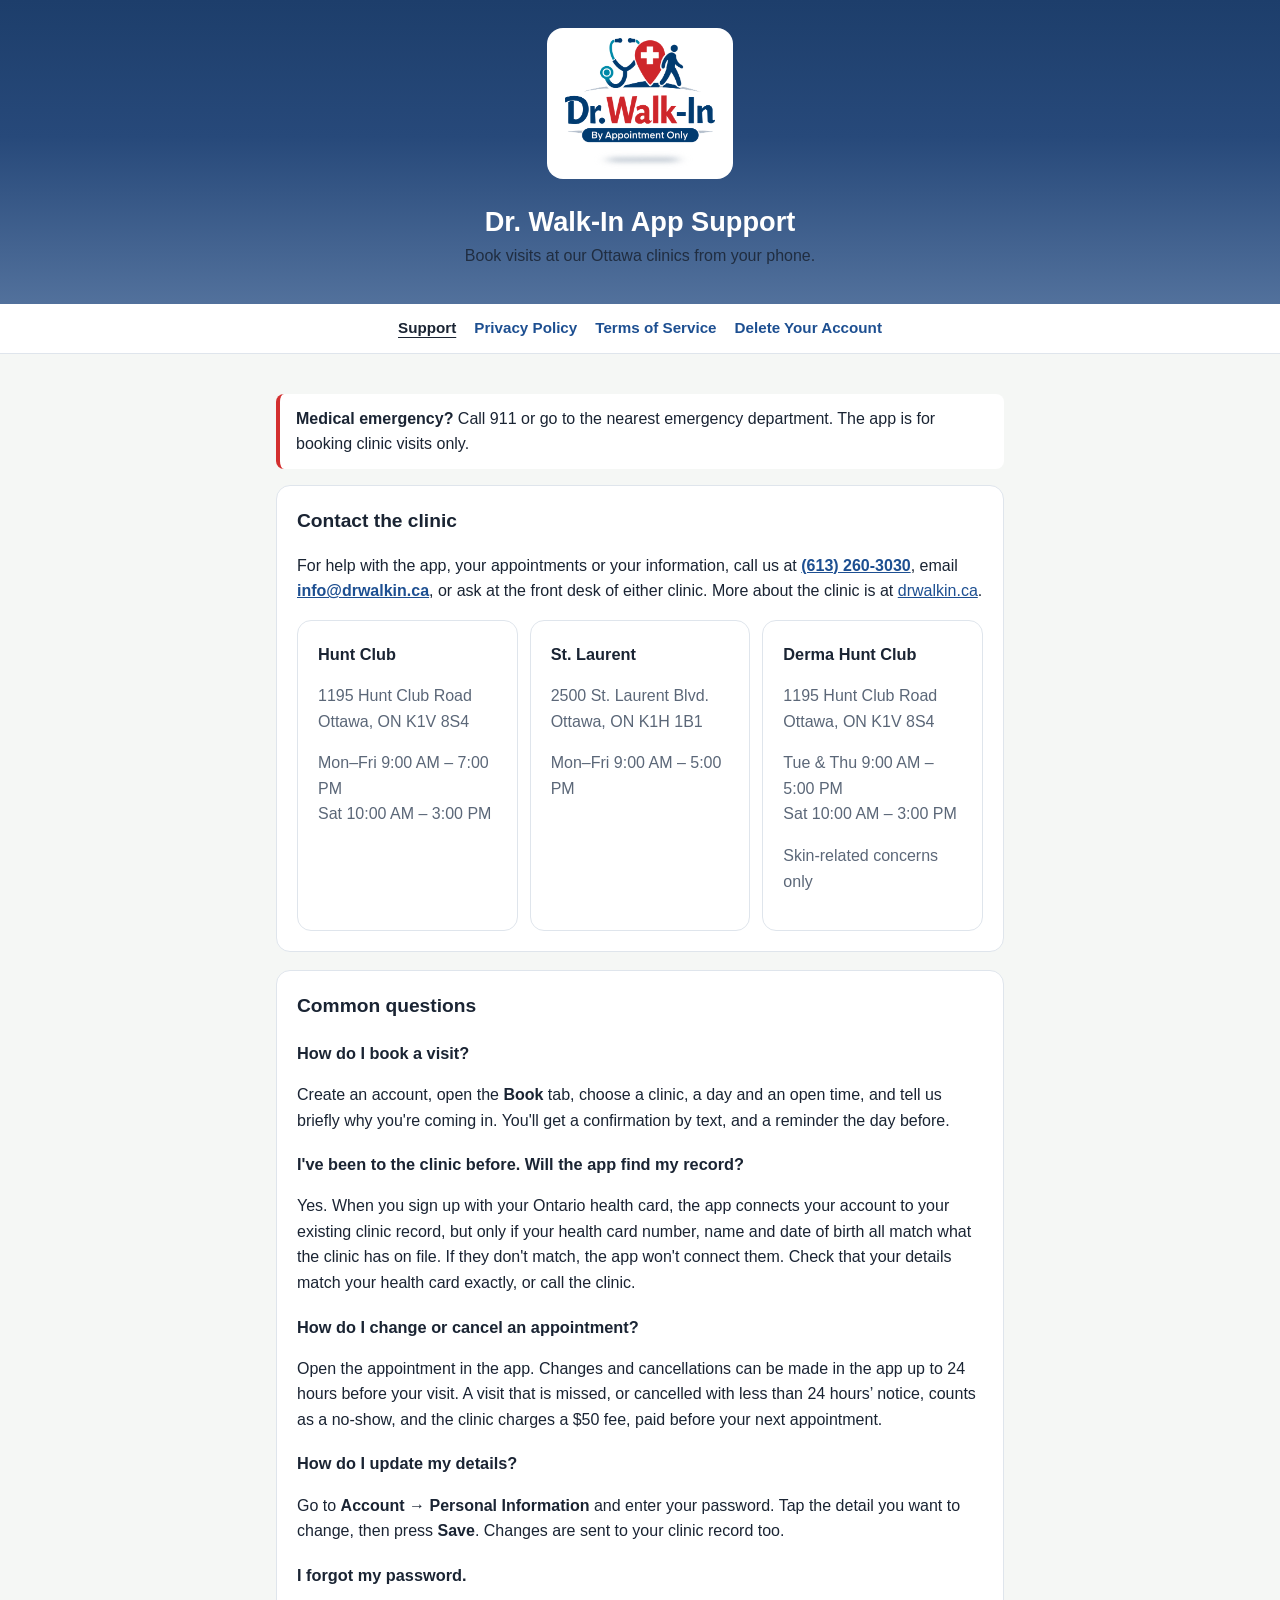
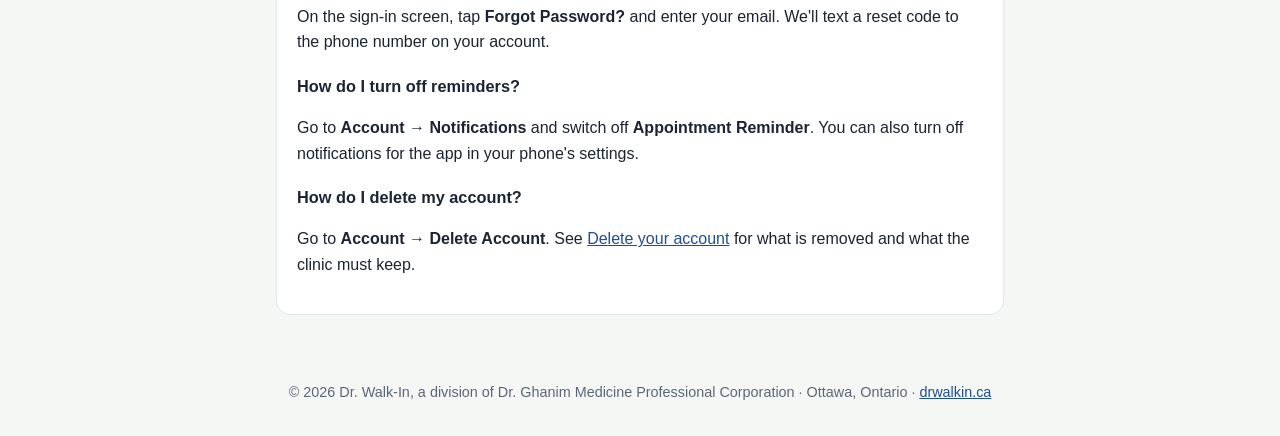
<file: index.html>
<!doctype html>
<html lang="en">
<head>
  <meta charset="utf-8">
  <meta name="viewport" content="width=device-width, initial-scale=1">
  <title>Dr. Walk-In App Support</title>
  <meta name="description" content="Help with the Dr. Walk-In app: booking, your account, and contacting the clinic.">
  <link rel="icon" href="favicon.png">
  <link rel="stylesheet" href="style.css">
</head>
<body>
  <header>
    <div class="brand"><img src="logo.png" alt="Dr. Walk-In, by appointment only"></div>
    <h1>Dr. Walk-In App Support</h1>
    <p>Book visits at our Ottawa clinics from your phone.</p>
  </header>
  <nav>
    <a href="index.html" aria-current="page">Support</a>
    <a href="privacy.html">Privacy Policy</a>
    <a href="terms.html">Terms of Service</a>
    <a href="delete-account.html">Delete Your Account</a>
  </nav>
  <main>
    <div class="callout">
      <strong>Medical emergency?</strong> Call 911 or go to the nearest emergency department. The app is for booking clinic visits only.
    </div>

    <div class="card">
      <h2>Contact the clinic</h2>
      <p>For help with the app, your appointments or your information, call us at <a href="tel:+16132603030"><strong>(613) 260-3030</strong></a>, email <a href="mailto:info@drwalkin.ca"><strong>info@drwalkin.ca</strong></a>, or ask at the front desk of either clinic. More about the clinic is at <a href="https://drwalkin.ca">drwalkin.ca</a>.</p>
      <div class="locations">
        <div class="card">
          <h3>Hunt Club</h3>
          <p class="muted">1195 Hunt Club Road<br>Ottawa, ON K1V 8S4</p>
          <p class="muted">Mon–Fri 9:00 AM – 7:00 PM<br>Sat 10:00 AM – 3:00 PM</p>
        </div>
        <div class="card">
          <h3>St. Laurent</h3>
          <p class="muted">2500 St. Laurent Blvd.<br>Ottawa, ON K1H 1B1</p>
          <p class="muted">Mon–Fri 9:00 AM – 5:00 PM</p>
        </div>
        <div class="card">
          <h3>Derma Hunt Club</h3>
          <p class="muted">1195 Hunt Club Road<br>Ottawa, ON K1V 8S4</p>
          <p class="muted">Tue &amp; Thu 9:00 AM – 5:00 PM<br>Sat 10:00 AM – 3:00 PM</p>
          <p class="muted">Skin-related concerns only</p>
        </div>
      </div>
    </div>

    <div class="card">
      <h2>Common questions</h2>

      <h3>How do I book a visit?</h3>
      <p>Create an account, open the <strong>Book</strong> tab, choose a clinic, a day and an open time, and tell us briefly why you're coming in. You'll get a confirmation by text, and a reminder the day before.</p>

      <h3>I've been to the clinic before. Will the app find my record?</h3>
      <p>Yes. When you sign up with your Ontario health card, the app connects your account to your existing clinic record, but only if your health card number, name and date of birth all match what the clinic has on file. If they don't match, the app won't connect them. Check that your details match your health card exactly, or call the clinic.</p>

      <h3>How do I change or cancel an appointment?</h3>
      <p>Open the appointment in the app. Changes and cancellations can be made in the app up to 24 hours before your visit. A visit that is missed, or cancelled with less than 24 hours’ notice, counts as a no-show, and the clinic charges a $50 fee, paid before your next appointment.</p>

      <h3>How do I update my details?</h3>
      <p>Go to <strong>Account → Personal Information</strong> and enter your password. Tap the detail you want to change, then press <strong>Save</strong>. Changes are sent to your clinic record too.</p>

      <h3>I forgot my password.</h3>
      <p>On the sign-in screen, tap <strong>Forgot Password?</strong> and enter your email. We'll text a reset code to the phone number on your account.</p>

      <h3>How do I turn off reminders?</h3>
      <p>Go to <strong>Account → Notifications</strong> and switch off <strong>Appointment Reminder</strong>. You can also turn off notifications for the app in your phone's settings.</p>

      <h3>How do I delete my account?</h3>
      <p>Go to <strong>Account → Delete Account</strong>. See <a href="delete-account.html">Delete your account</a> for what is removed and what the clinic must keep.</p>
    </div>
  </main>
  <footer>© 2026 Dr. Walk-In, a division of Dr. Ghanim Medicine Professional Corporation · Ottawa, Ontario · <a href="https://drwalkin.ca">drwalkin.ca</a></footer>
</body>
</html>
</file>
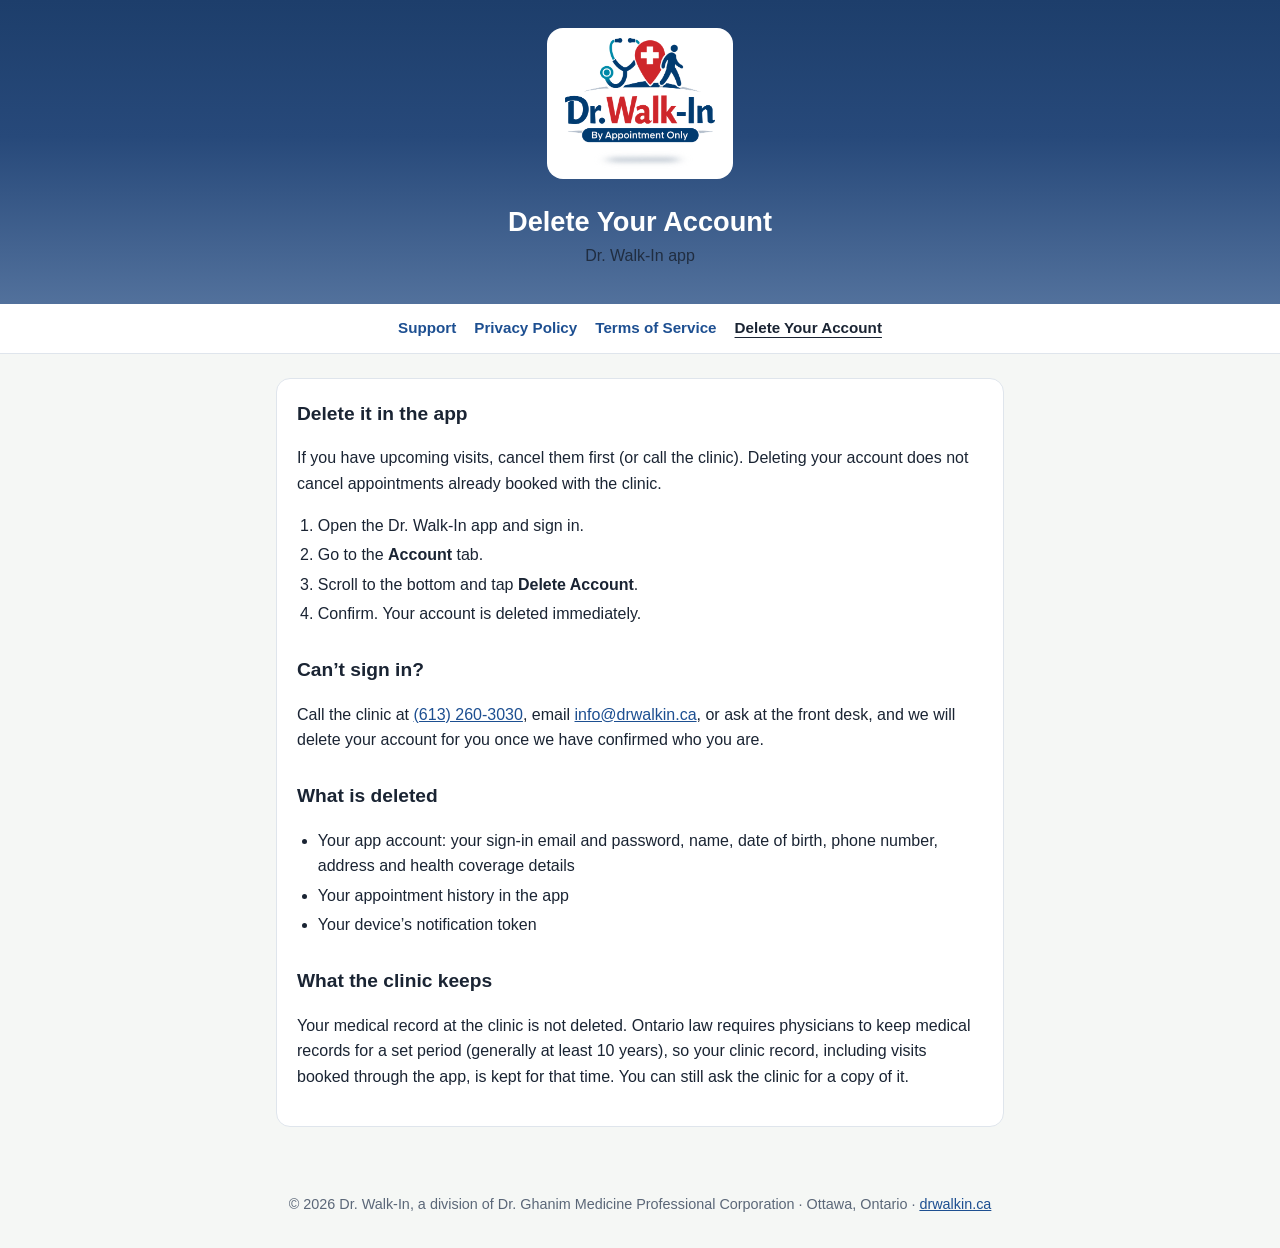
<file: delete-account.html>
<!doctype html>
<html lang="en">
<head>
  <meta charset="utf-8">
  <meta name="viewport" content="width=device-width, initial-scale=1">
  <title>Delete Your Dr. Walk-In Account</title>
  <meta name="description" content="How to delete your Dr. Walk-In app account, and what is deleted and kept.">
  <link rel="icon" href="favicon.png">
  <link rel="stylesheet" href="style.css">
</head>
<body>
  <header>
    <div class="brand"><img src="logo.png" alt="Dr. Walk-In, by appointment only"></div>
    <h1>Delete Your Account</h1>
    <p>Dr. Walk-In app</p>
  </header>
  <nav>
    <a href="index.html">Support</a>
    <a href="privacy.html">Privacy Policy</a>
    <a href="terms.html">Terms of Service</a>
    <a href="delete-account.html" aria-current="page">Delete Your Account</a>
  </nav>
  <main>
    <div class="card">
      <h2>Delete it in the app</h2>
      <p>If you have upcoming visits, cancel them first (or call the clinic). Deleting your account does not cancel appointments already booked with the clinic.</p>
      <ol>
        <li>Open the Dr. Walk-In app and sign in.</li>
        <li>Go to the <strong>Account</strong> tab.</li>
        <li>Scroll to the bottom and tap <strong>Delete Account</strong>.</li>
        <li>Confirm. Your account is deleted immediately.</li>
      </ol>

      <h2>Can’t sign in?</h2>
      <p>Call the clinic at <a href="tel:+16132603030">(613) 260-3030</a>, email <a href="mailto:info@drwalkin.ca">info@drwalkin.ca</a>, or ask at the front desk, and we will delete your account for you once we have confirmed who you are.</p>

      <h2>What is deleted</h2>
      <ul>
        <li>Your app account: your sign-in email and password, name, date of birth, phone number, address and health coverage details</li>
        <li>Your appointment history in the app</li>
        <li>Your device’s notification token</li>
      </ul>

      <h2>What the clinic keeps</h2>
      <p>Your medical record at the clinic is not deleted. Ontario law requires physicians to keep medical records for a set period (generally at least 10 years), so your clinic record, including visits booked through the app, is kept for that time. You can still ask the clinic for a copy of it.</p>
    </div>
  </main>
  <footer>© 2026 Dr. Walk-In, a division of Dr. Ghanim Medicine Professional Corporation · Ottawa, Ontario · <a href="https://drwalkin.ca">drwalkin.ca</a></footer>
</body>
</html>
</file>
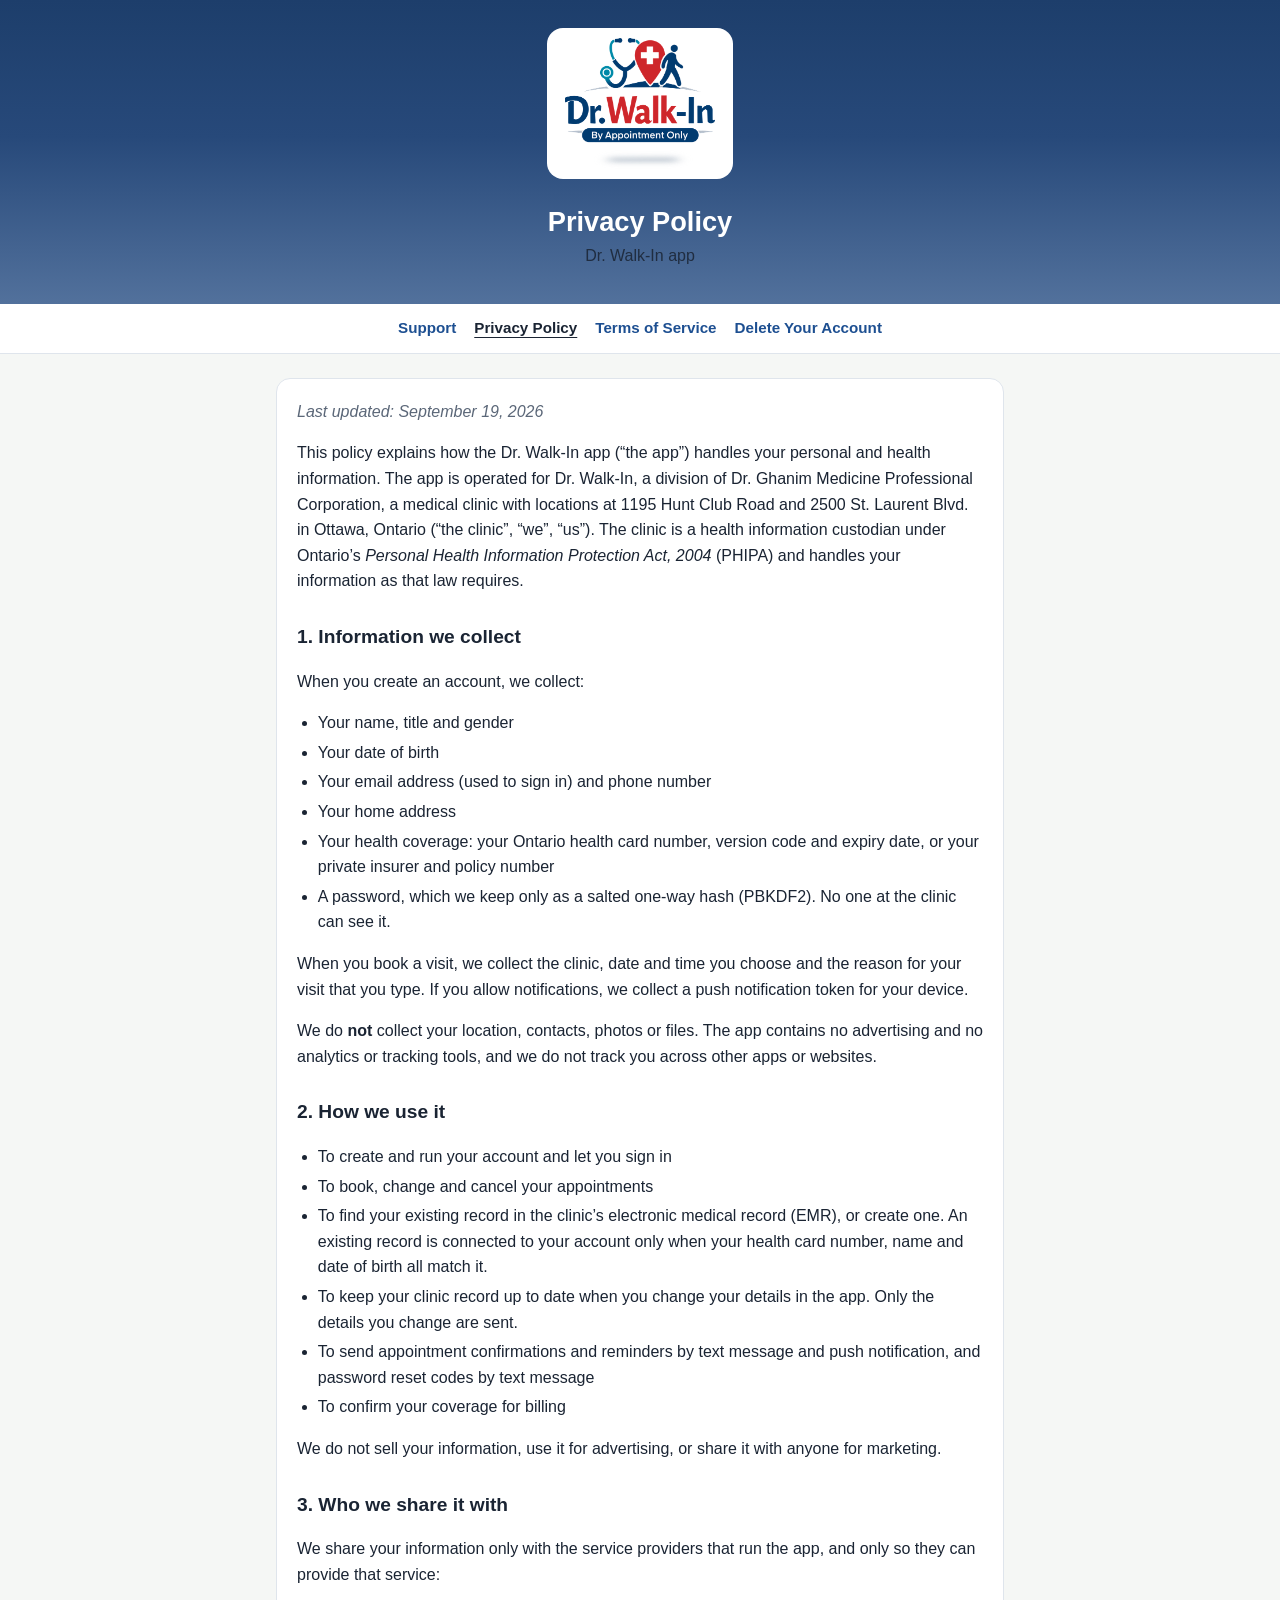
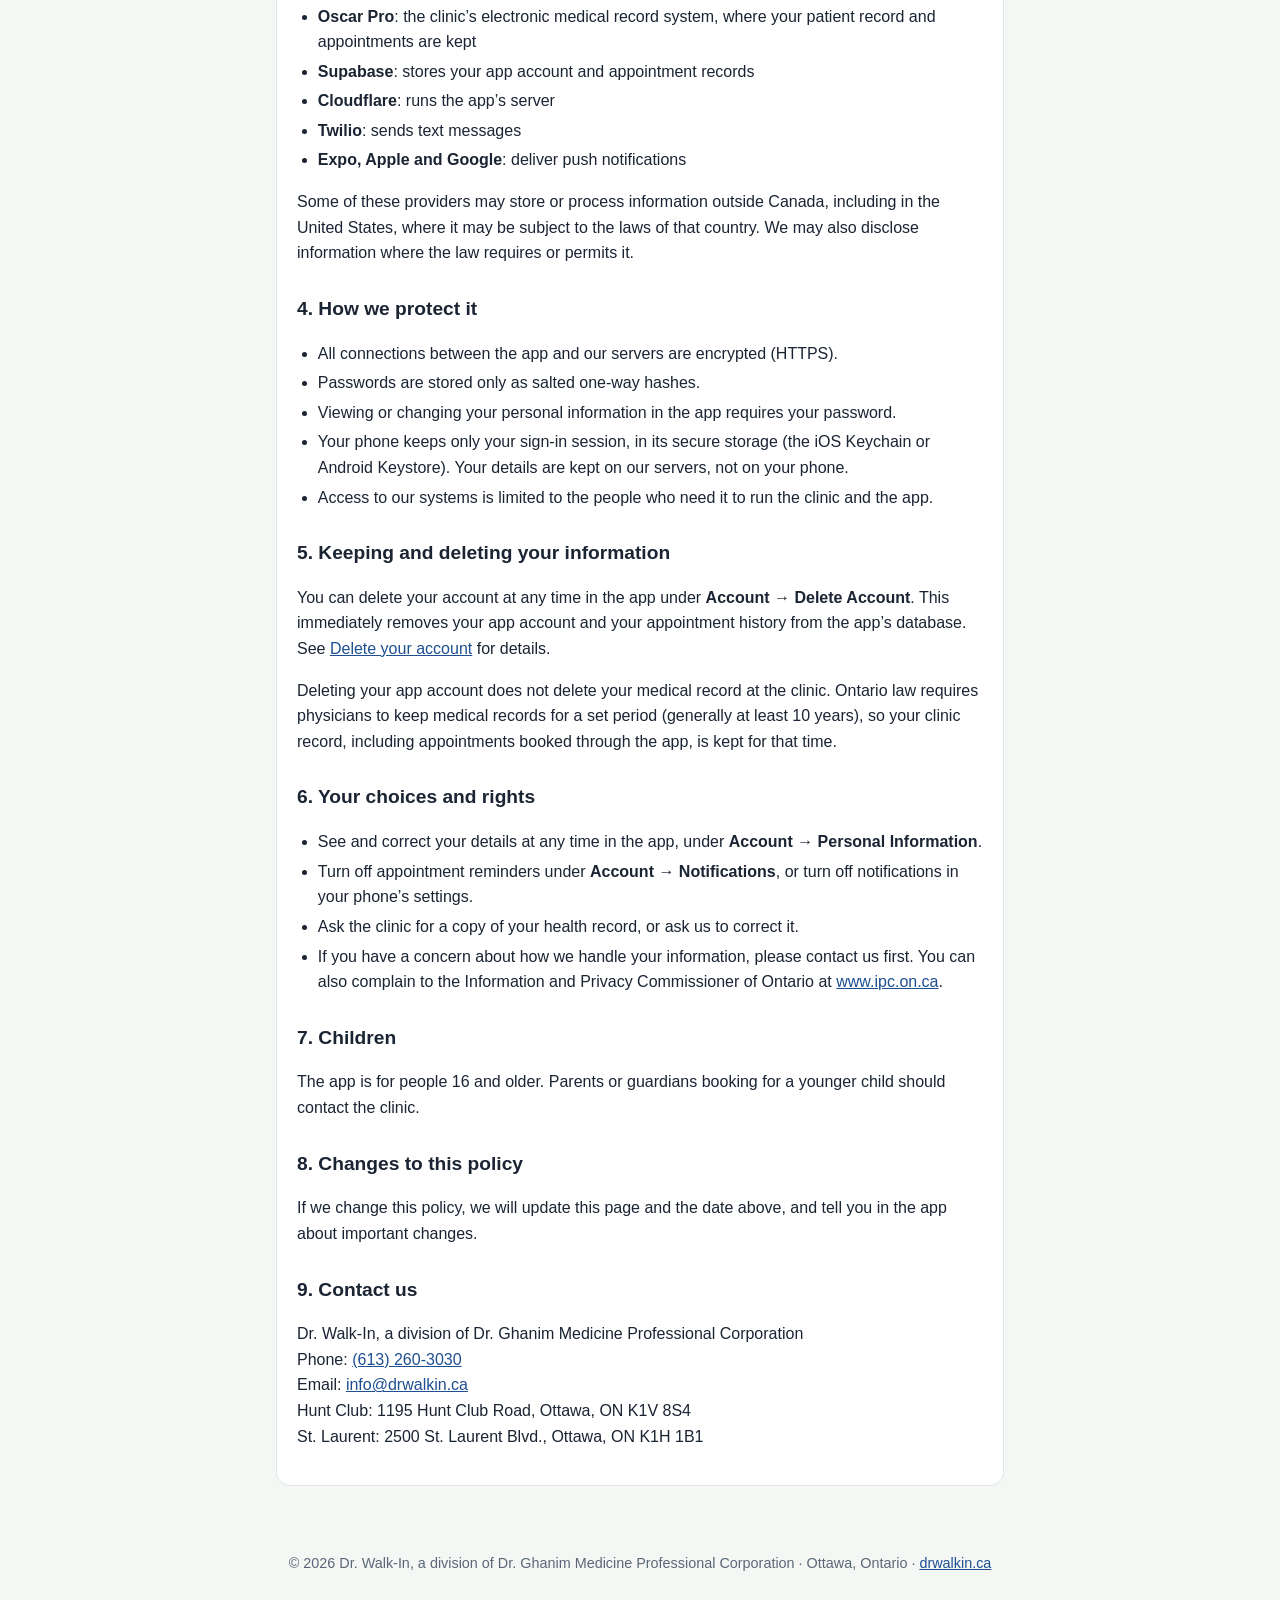
<file: privacy.html>
<!doctype html>
<html lang="en">
<head>
  <meta charset="utf-8">
  <meta name="viewport" content="width=device-width, initial-scale=1">
  <title>Dr. Walk-In Privacy Policy</title>
  <meta name="description" content="How the Dr. Walk-In app collects, uses, shares and protects your personal and health information.">
  <link rel="icon" href="favicon.png">
  <link rel="stylesheet" href="style.css">
</head>
<body>
  <header>
    <div class="brand"><img src="logo.png" alt="Dr. Walk-In, by appointment only"></div>
    <h1>Privacy Policy</h1>
    <p>Dr. Walk-In app</p>
  </header>
  <nav>
    <a href="index.html">Support</a>
    <a href="privacy.html" aria-current="page">Privacy Policy</a>
    <a href="terms.html">Terms of Service</a>
    <a href="delete-account.html">Delete Your Account</a>
  </nav>
  <main>
    <div class="card">
      <p class="updated">Last updated: September 19, 2026</p>
      <p>This policy explains how the Dr. Walk-In app (“the app”) handles your personal and health information. The app is operated for Dr. Walk-In, a division of Dr. Ghanim Medicine Professional Corporation, a medical clinic with locations at 1195 Hunt Club Road and 2500 St. Laurent Blvd. in Ottawa, Ontario (“the clinic”, “we”, “us”). The clinic is a health information custodian under Ontario’s <em>Personal Health Information Protection Act, 2004</em> (PHIPA) and handles your information as that law requires.</p>

      <h2>1. Information we collect</h2>
      <p>When you create an account, we collect:</p>
      <ul>
        <li>Your name, title and gender</li>
        <li>Your date of birth</li>
        <li>Your email address (used to sign in) and phone number</li>
        <li>Your home address</li>
        <li>Your health coverage: your Ontario health card number, version code and expiry date, or your private insurer and policy number</li>
        <li>A password, which we keep only as a salted one-way hash (PBKDF2). No one at the clinic can see it.</li>
      </ul>
      <p>When you book a visit, we collect the clinic, date and time you choose and the reason for your visit that you type. If you allow notifications, we collect a push notification token for your device.</p>
      <p>We do <strong>not</strong> collect your location, contacts, photos or files. The app contains no advertising and no analytics or tracking tools, and we do not track you across other apps or websites.</p>

      <h2>2. How we use it</h2>
      <ul>
        <li>To create and run your account and let you sign in</li>
        <li>To book, change and cancel your appointments</li>
        <li>To find your existing record in the clinic’s electronic medical record (EMR), or create one. An existing record is connected to your account only when your health card number, name and date of birth all match it.</li>
        <li>To keep your clinic record up to date when you change your details in the app. Only the details you change are sent.</li>
        <li>To send appointment confirmations and reminders by text message and push notification, and password reset codes by text message</li>
        <li>To confirm your coverage for billing</li>
      </ul>
      <p>We do not sell your information, use it for advertising, or share it with anyone for marketing.</p>

      <h2>3. Who we share it with</h2>
      <p>We share your information only with the service providers that run the app, and only so they can provide that service:</p>
      <ul>
        <li><strong>Oscar Pro</strong>: the clinic’s electronic medical record system, where your patient record and appointments are kept</li>
        <li><strong>Supabase</strong>: stores your app account and appointment records</li>
        <li><strong>Cloudflare</strong>: runs the app’s server</li>
        <li><strong>Twilio</strong>: sends text messages</li>
        <li><strong>Expo, Apple and Google</strong>: deliver push notifications</li>
      </ul>
      <p>Some of these providers may store or process information outside Canada, including in the United States, where it may be subject to the laws of that country. We may also disclose information where the law requires or permits it.</p>

      <h2>4. How we protect it</h2>
      <ul>
        <li>All connections between the app and our servers are encrypted (HTTPS).</li>
        <li>Passwords are stored only as salted one-way hashes.</li>
        <li>Viewing or changing your personal information in the app requires your password.</li>
        <li>Your phone keeps only your sign-in session, in its secure storage (the iOS Keychain or Android Keystore). Your details are kept on our servers, not on your phone.</li>
        <li>Access to our systems is limited to the people who need it to run the clinic and the app.</li>
      </ul>

      <h2>5. Keeping and deleting your information</h2>
      <p>You can delete your account at any time in the app under <strong>Account → Delete Account</strong>. This immediately removes your app account and your appointment history from the app’s database. See <a href="delete-account.html">Delete your account</a> for details.</p>
      <p>Deleting your app account does not delete your medical record at the clinic. Ontario law requires physicians to keep medical records for a set period (generally at least 10 years), so your clinic record, including appointments booked through the app, is kept for that time.</p>

      <h2>6. Your choices and rights</h2>
      <ul>
        <li>See and correct your details at any time in the app, under <strong>Account → Personal Information</strong>.</li>
        <li>Turn off appointment reminders under <strong>Account → Notifications</strong>, or turn off notifications in your phone’s settings.</li>
        <li>Ask the clinic for a copy of your health record, or ask us to correct it.</li>
        <li>If you have a concern about how we handle your information, please contact us first. You can also complain to the Information and Privacy Commissioner of Ontario at <a href="https://www.ipc.on.ca">www.ipc.on.ca</a>.</li>
      </ul>

      <h2>7. Children</h2>
      <p>The app is for people 16 and older. Parents or guardians booking for a younger child should contact the clinic.</p>

      <h2>8. Changes to this policy</h2>
      <p>If we change this policy, we will update this page and the date above, and tell you in the app about important changes.</p>

      <h2>9. Contact us</h2>
      <p>Dr. Walk-In, a division of Dr. Ghanim Medicine Professional Corporation<br>
        Phone: <a href="tel:+16132603030">(613) 260-3030</a><br>
        Email: <a href="mailto:info@drwalkin.ca">info@drwalkin.ca</a><br>
        Hunt Club: 1195 Hunt Club Road, Ottawa, ON K1V 8S4<br>
        St. Laurent: 2500 St. Laurent Blvd., Ottawa, ON K1H 1B1</p>
    </div>
  </main>
  <footer>© 2026 Dr. Walk-In, a division of Dr. Ghanim Medicine Professional Corporation · Ottawa, Ontario · <a href="https://drwalkin.ca">drwalkin.ca</a></footer>
</body>
</html>
</file>
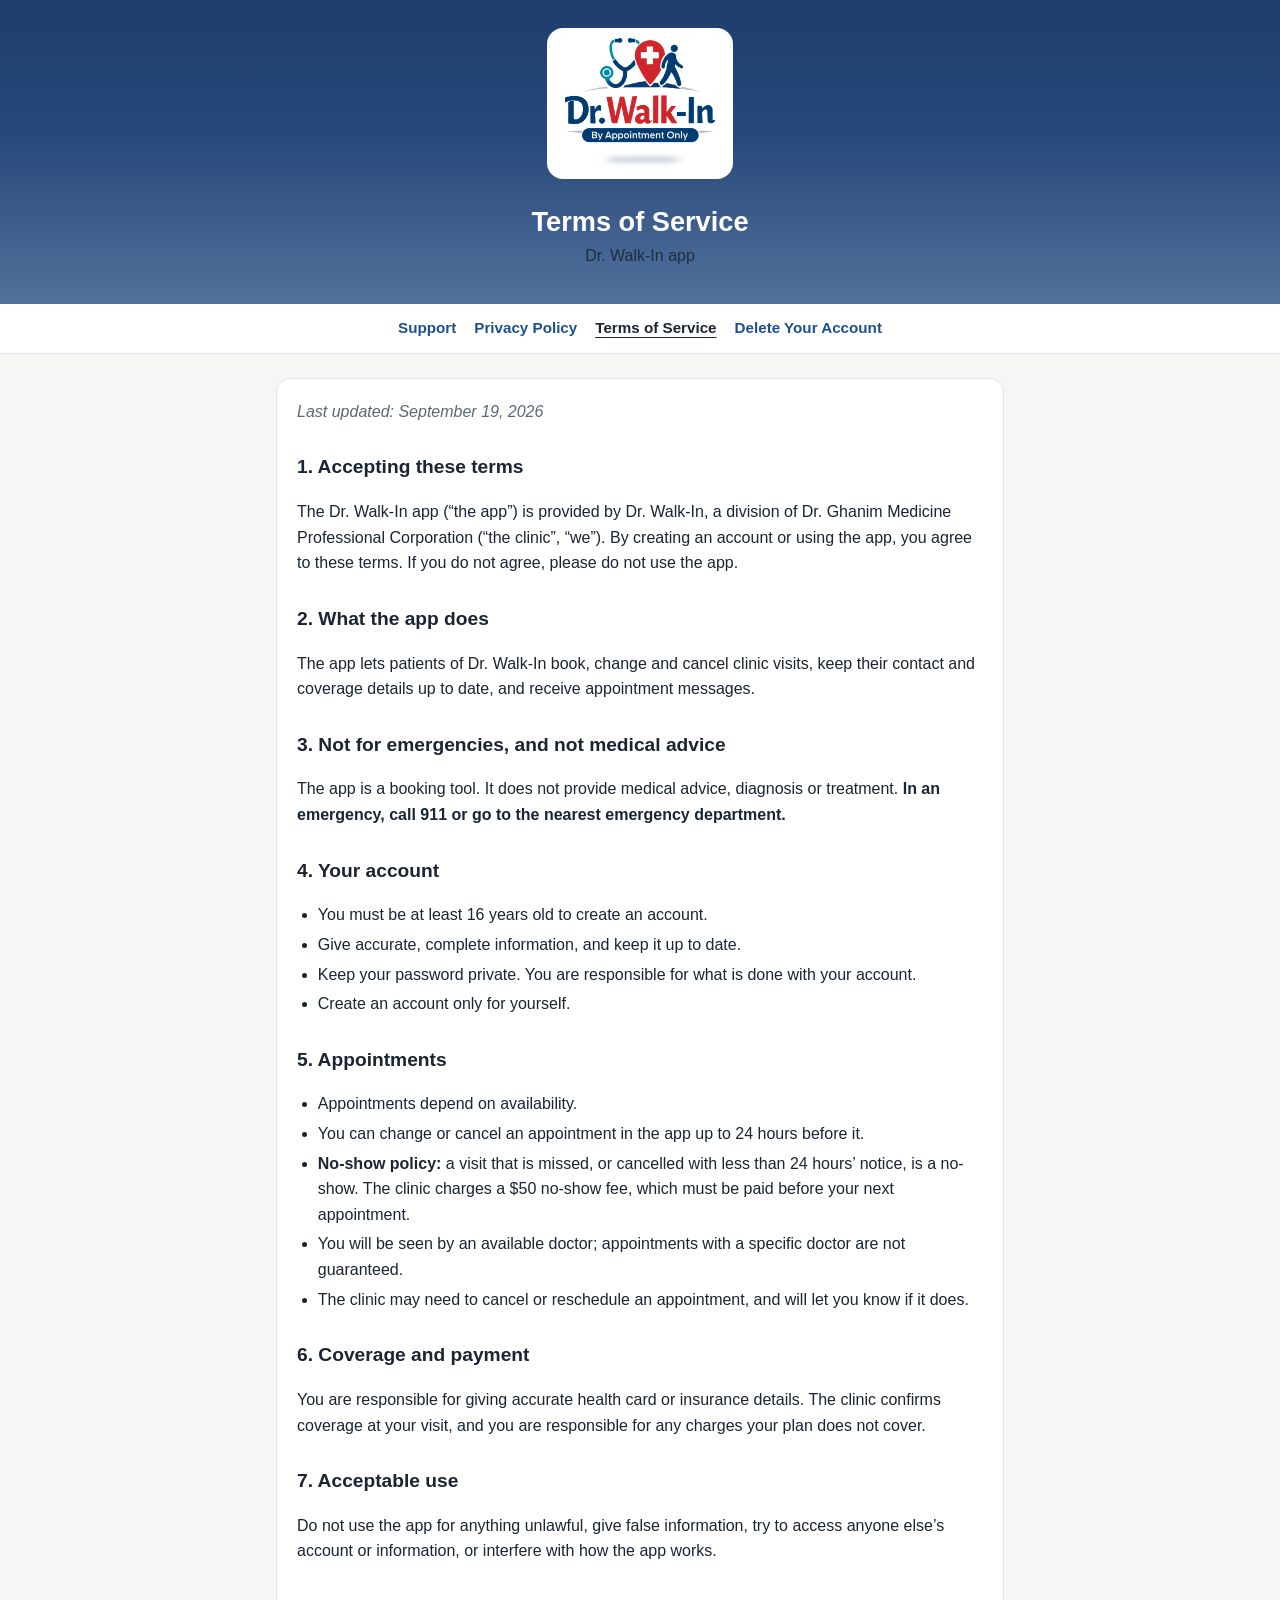
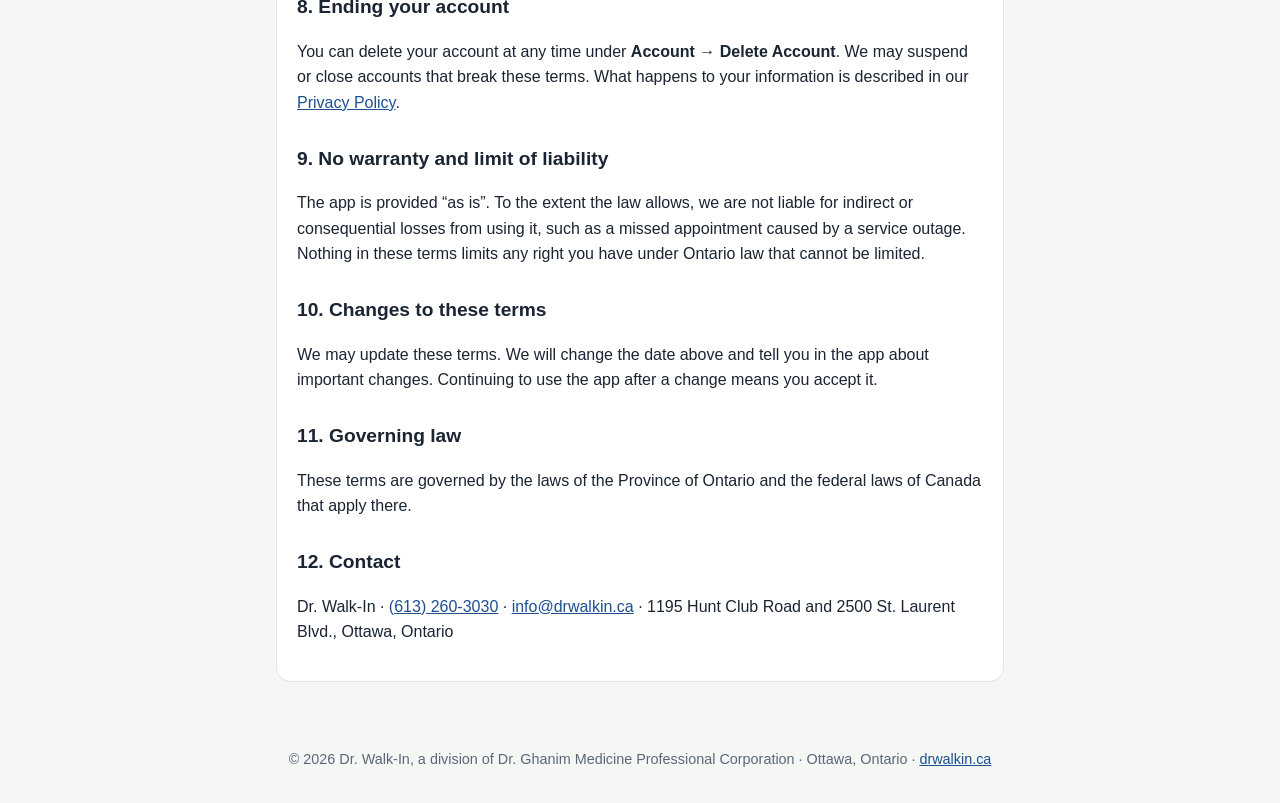
<file: terms.html>
<!doctype html>
<html lang="en">
<head>
  <meta charset="utf-8">
  <meta name="viewport" content="width=device-width, initial-scale=1">
  <title>Dr. Walk-In Terms of Service</title>
  <meta name="description" content="The terms for using the Dr. Walk-In appointment booking app.">
  <link rel="icon" href="favicon.png">
  <link rel="stylesheet" href="style.css">
</head>
<body>
  <header>
    <div class="brand"><img src="logo.png" alt="Dr. Walk-In, by appointment only"></div>
    <h1>Terms of Service</h1>
    <p>Dr. Walk-In app</p>
  </header>
  <nav>
    <a href="index.html">Support</a>
    <a href="privacy.html">Privacy Policy</a>
    <a href="terms.html" aria-current="page">Terms of Service</a>
    <a href="delete-account.html">Delete Your Account</a>
  </nav>
  <main>
    <div class="card">
      <p class="updated">Last updated: September 19, 2026</p>

      <h2>1. Accepting these terms</h2>
      <p>The Dr. Walk-In app (“the app”) is provided by Dr. Walk-In, a division of Dr. Ghanim Medicine Professional Corporation (“the clinic”, “we”). By creating an account or using the app, you agree to these terms. If you do not agree, please do not use the app.</p>

      <h2>2. What the app does</h2>
      <p>The app lets patients of Dr. Walk-In book, change and cancel clinic visits, keep their contact and coverage details up to date, and receive appointment messages.</p>

      <h2>3. Not for emergencies, and not medical advice</h2>
      <p>The app is a booking tool. It does not provide medical advice, diagnosis or treatment. <strong>In an emergency, call 911 or go to the nearest emergency department.</strong></p>

      <h2>4. Your account</h2>
      <ul>
        <li>You must be at least 16 years old to create an account.</li>
        <li>Give accurate, complete information, and keep it up to date.</li>
        <li>Keep your password private. You are responsible for what is done with your account.</li>
        <li>Create an account only for yourself.</li>
      </ul>

      <h2>5. Appointments</h2>
      <ul>
        <li>Appointments depend on availability.</li>
        <li>You can change or cancel an appointment in the app up to 24 hours before it.</li>
        <li><strong>No-show policy:</strong> a visit that is missed, or cancelled with less than 24 hours’ notice, is a no-show. The clinic charges a $50 no-show fee, which must be paid before your next appointment.</li>
        <li>You will be seen by an available doctor; appointments with a specific doctor are not guaranteed.</li>
        <li>The clinic may need to cancel or reschedule an appointment, and will let you know if it does.</li>
      </ul>

      <h2>6. Coverage and payment</h2>
      <p>You are responsible for giving accurate health card or insurance details. The clinic confirms coverage at your visit, and you are responsible for any charges your plan does not cover.</p>

      <h2>7. Acceptable use</h2>
      <p>Do not use the app for anything unlawful, give false information, try to access anyone else’s account or information, or interfere with how the app works.</p>

      <h2>8. Ending your account</h2>
      <p>You can delete your account at any time under <strong>Account → Delete Account</strong>. We may suspend or close accounts that break these terms. What happens to your information is described in our <a href="privacy.html">Privacy Policy</a>.</p>

      <h2>9. No warranty and limit of liability</h2>
      <p>The app is provided “as is”. To the extent the law allows, we are not liable for indirect or consequential losses from using it, such as a missed appointment caused by a service outage. Nothing in these terms limits any right you have under Ontario law that cannot be limited.</p>

      <h2>10. Changes to these terms</h2>
      <p>We may update these terms. We will change the date above and tell you in the app about important changes. Continuing to use the app after a change means you accept it.</p>

      <h2>11. Governing law</h2>
      <p>These terms are governed by the laws of the Province of Ontario and the federal laws of Canada that apply there.</p>

      <h2>12. Contact</h2>
      <p>Dr. Walk-In · <a href="tel:+16132603030">(613) 260-3030</a> · <a href="mailto:info@drwalkin.ca">info@drwalkin.ca</a> · 1195 Hunt Club Road and 2500 St. Laurent Blvd., Ottawa, Ontario</p>
    </div>
  </main>
  <footer>© 2026 Dr. Walk-In, a division of Dr. Ghanim Medicine Professional Corporation · Ottawa, Ontario · <a href="https://drwalkin.ca">drwalkin.ca</a></footer>
</body>
</html>
</file>
<file: style.css>
:root {
  --navy: #1d3e6b;
  --navy-soft: #27497a;
  --red: #d32f2f;
  --text: #1a2433;
  --muted: #5b6778;
  --line: #dfe5ec;
  --page: #f5f7f5;
  --card: #ffffff;
  --link: #1d4f91;
}

@media (prefers-color-scheme: dark) {
  :root {
    --text: #e8edf3;
    --muted: #a7b3c2;
    --line: #2c3a4d;
    --page: #0f1722;
    --card: #162131;
    --link: #8fb8ee;
  }
}

* { box-sizing: border-box; }

html { -webkit-text-size-adjust: 100%; }

body {
  margin: 0;
  background: var(--page);
  color: var(--text);
  font-family: -apple-system, BlinkMacSystemFont, "Segoe UI", Roboto, "Helvetica Neue", Arial, sans-serif;
  font-size: 16px;
  line-height: 1.6;
}

header {
  background: linear-gradient(180deg, #1d3e6b 0%, #27497a 45%, #52719c 100%);
  color: #fff;
  padding: 28px 16px 36px;
  text-align: center;
}

header .brand {
  display: inline-block;
  background: #fff;
  border-radius: 16px;
  padding: 10px 18px;
}

header .brand img { display: block; width: 150px; height: auto; }

header h1 { margin: 18px 0 4px; font-size: 1.7rem; line-height: 1.25; }
header p { margin: 0; opacity: 0.85; }

nav {
  display: flex;
  flex-wrap: wrap;
  justify-content: center;
  gap: 6px 18px;
  padding: 12px 16px;
  background: var(--card);
  border-bottom: 1px solid var(--line);
  font-size: 0.95rem;
}

nav a { color: var(--link); text-decoration: none; font-weight: 600; }
nav a[aria-current="page"] { color: var(--text); text-decoration: underline; text-underline-offset: 4px; }

main {
  max-width: 760px;
  margin: 0 auto;
  padding: 24px 16px 48px;
}

.card {
  background: var(--card);
  border: 1px solid var(--line);
  border-radius: 14px;
  padding: 20px;
  margin-bottom: 18px;
}

h2 { font-size: 1.2rem; margin: 28px 0 8px; color: var(--text); }
.card h2:first-child { margin-top: 0; }
h3 { font-size: 1.02rem; margin: 18px 0 4px; }

p, li { color: var(--text); }
.muted { color: var(--muted); }
.updated { color: var(--muted); font-style: italic; margin-top: 0; }

a { color: var(--link); }

ul, ol { padding-left: 1.3rem; }
li { margin: 4px 0; }

.callout {
  border-left: 4px solid var(--red);
  background: var(--card);
  padding: 12px 16px;
  border-radius: 8px;
  margin: 16px 0;
}

.locations { display: grid; grid-template-columns: repeat(auto-fit, minmax(220px, 1fr)); gap: 12px; }
.locations .card { margin: 0; }
.locations h3 { margin-top: 0; }

footer {
  text-align: center;
  color: var(--muted);
  font-size: 0.9rem;
  padding: 0 16px 32px;
}
</file>
